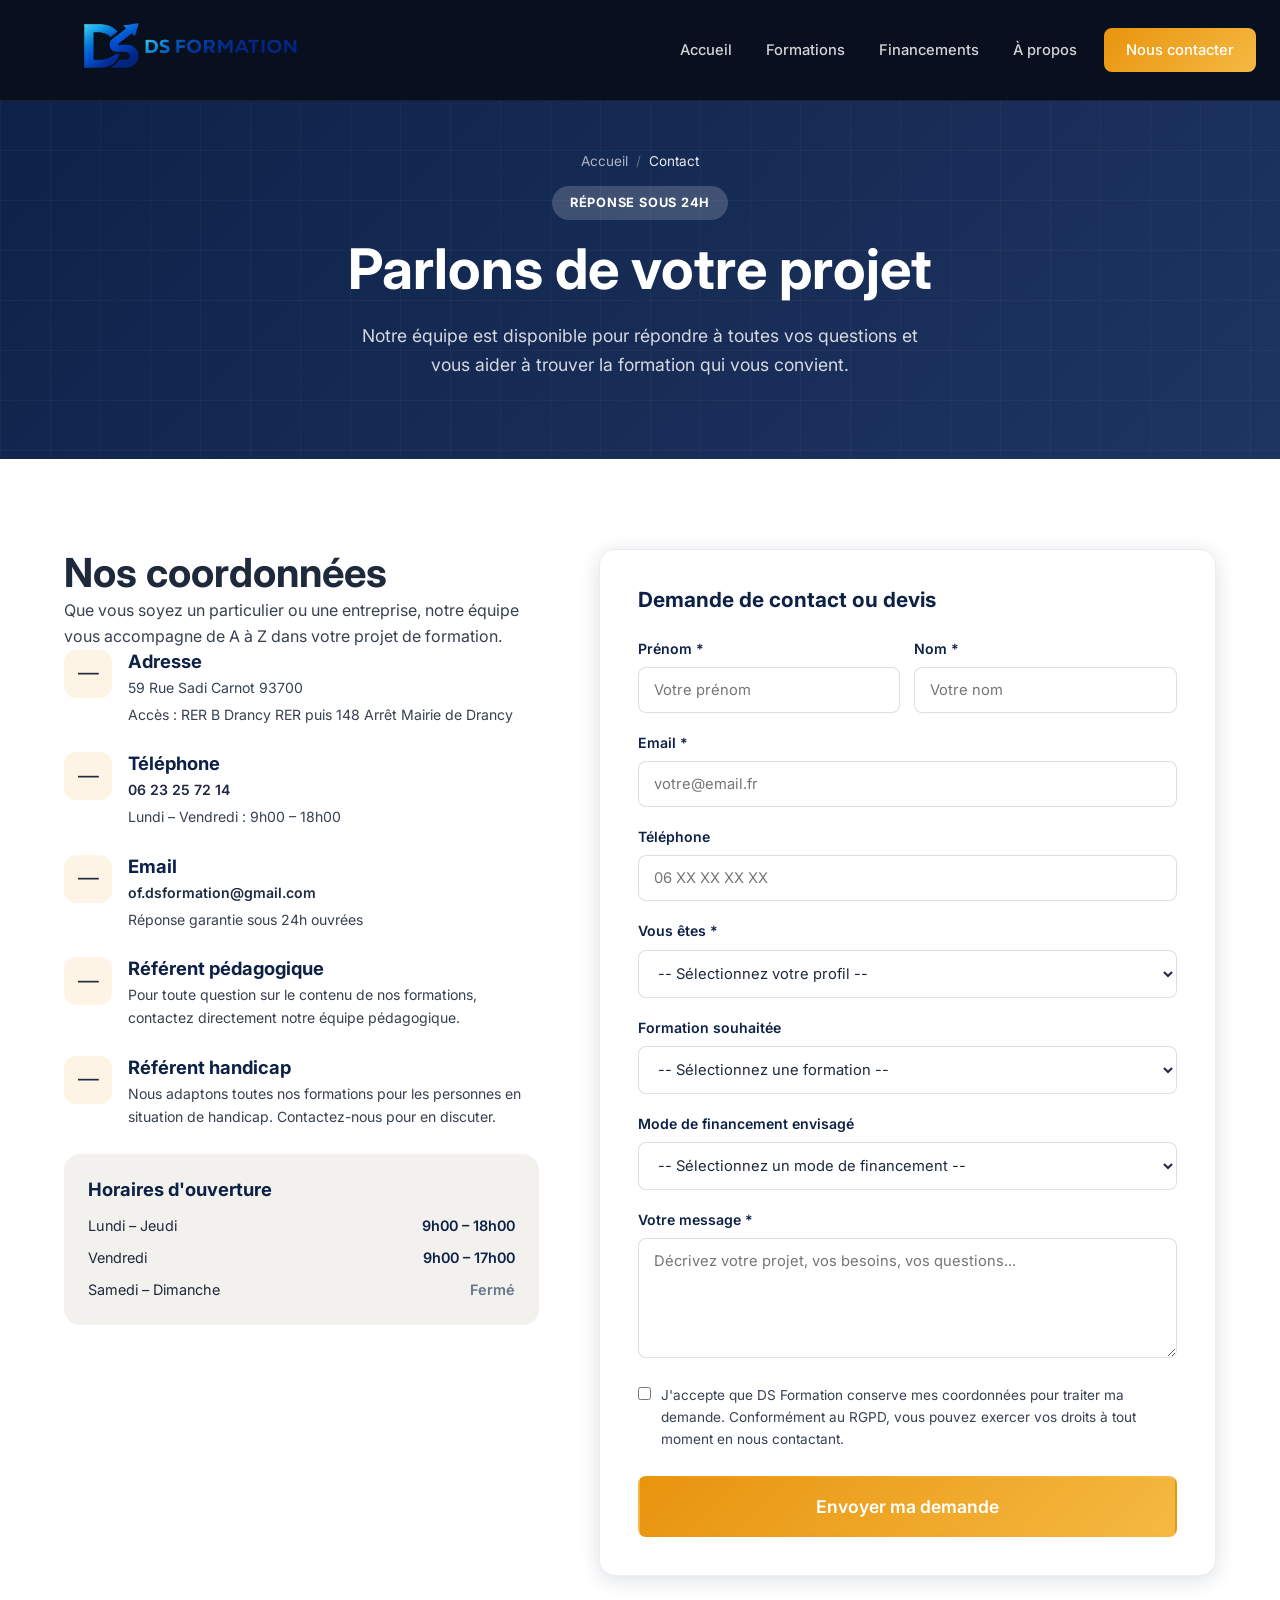
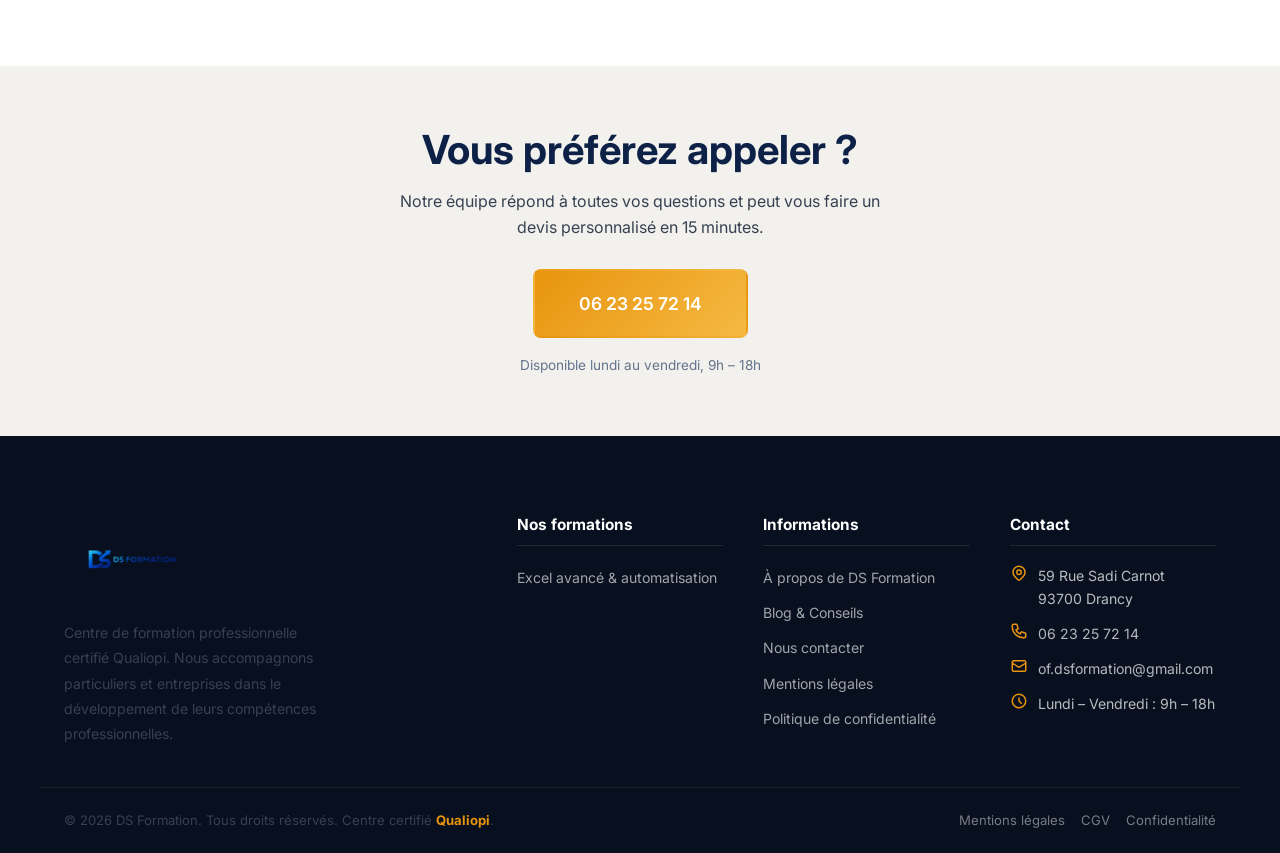
<file: contact.html>
<!DOCTYPE html>
<html lang="fr">
<head>
  <meta charset="UTF-8">
  <meta name="viewport" content="width=device-width, initial-scale=1.0">
  <title>Contact — DS Formation</title>
  <meta name="description" content="Contactez DS Formation pour un devis gratuit, une question sur nos formations ou un renseignement sur les financements CPF et OPCO. Réponse sous 24h.">
  <link rel="canonical" href="https://dsformation.fr/contact.html">
  <meta property="og:type" content="website">
  <meta property="og:site_name" content="DS Formation">
  <meta property="og:title" content="Nous contacter — DS Formation">
  <meta property="og:description" content="Demandez un devis gratuit ou posez vos questions sur nos formations et financements CPF/OPCO. Réponse sous 24h.">
  <meta property="og:url" content="https://dsformation.fr/contact.html">
  <meta property="og:image" content="https://images.unsplash.com/photo-1524178232363-1fb2b075b655?w=1200&q=80">
  <meta name="twitter:card" content="summary_large_image">
  <link rel="preconnect" href="https://fonts.googleapis.com">
  <link rel="preconnect" href="https://fonts.gstatic.com" crossorigin>
  <link href="https://fonts.googleapis.com/css2?family=Inter:wght@400;500;600;700;800&display=swap" rel="stylesheet">
  <link rel="icon" href="favicon.svg" type="image/svg+xml">
  <link rel="stylesheet" href="css/style.css">
</head>
<body>

<div id="site-header"></div>

<!-- PAGE HERO -->
<section class="page-hero">
  <div class="page-hero-inner">
    <nav class="breadcrumb">
      <a href="index.html">Accueil</a>
      <span class="sep">/</span>
      <span class="cur">Contact</span>
    </nav>
    <div class="badge badge-white">Réponse sous 24h</div>
    <h1>Parlons de votre projet</h1>
    <p>Notre équipe est disponible pour répondre à toutes vos questions et vous aider à trouver la formation qui vous convient.</p>
  </div>
</section>

<!-- CONTACT MAIN -->
<section class="section">
  <div class="container">
    <div class="contact-grid">

      <!-- INFO -->
      <div>
        <h2>Nos coordonnées</h2>
        <p>Que vous soyez un particulier ou une entreprise, notre équipe vous accompagne de A à Z dans votre projet de formation.</p>

        <div class="contact-detail">
          <div class="detail-icon">—</div>
          <div>
            <h4>Adresse</h4>
            <p>59 Rue Sadi Carnot 93700</p>
            <p style="margin-top:4px">Accès : RER B Drancy RER puis 148 Arrêt Mairie de Drancy</p>
          </div>
        </div>

        <div class="contact-detail">
          <div class="detail-icon">—</div>
          <div>
            <h4>Téléphone</h4>
            <p><a href="tel:+0623257214" style="color:var(--primary-mid);font-weight:600">06 23 25 72 14</a></p>
            <p style="margin-top:4px">Lundi – Vendredi : 9h00 – 18h00</p>
          </div>
        </div>

        <div class="contact-detail">
          <div class="detail-icon">—</div>
          <div>
            <h4>Email</h4>
            <p><a href="mailto:of.dsformation@gmail.com" style="color:var(--primary-mid);font-weight:600">of.dsformation@gmail.com</a></p>
            <p style="margin-top:4px">Réponse garantie sous 24h ouvrées</p>
          </div>
        </div>

        <div class="contact-detail">
          <div class="detail-icon">—</div>
          <div>
            <h4>Référent pédagogique</h4>
            <p>Pour toute question sur le contenu de nos formations, contactez directement notre équipe pédagogique.</p>
          </div>
        </div>

        <div class="contact-detail">
          <div class="detail-icon">—</div>
          <div>
            <h4>Référent handicap</h4>
            <p>Nous adaptons toutes nos formations pour les personnes en situation de handicap. Contactez-nous pour en discuter.</p>
          </div>
        </div>

        <!-- HORAIRES -->
        <div style="background:var(--gray-light);border-radius:var(--radius-lg);padding:24px;margin-top:10px">
          <h4 style="color:var(--primary);margin-bottom:14px">Horaires d'ouverture</h4>
          <div style="display:flex;flex-direction:column;gap:8px;font-size:.9rem">
            <div style="display:flex;justify-content:space-between"><span>Lundi – Jeudi</span><span style="font-weight:600;color:var(--primary)">9h00 – 18h00</span></div>
            <div style="display:flex;justify-content:space-between"><span>Vendredi</span><span style="font-weight:600;color:var(--primary)">9h00 – 17h00</span></div>
            <div style="display:flex;justify-content:space-between"><span>Samedi – Dimanche</span><span style="font-weight:600;color:var(--gray)">Fermé</span></div>
          </div>
        </div>
      </div>

      <!-- FORMULAIRE -->
      <div>
        <div class="contact-form-wrapper">
          <h3>Demande de contact ou devis</h3>

          <form id="contact-form" name="contact" method="POST" data-netlify="true" netlify-honeypot="bot-field">
            <input type="hidden" name="form-name" value="contact">
            <p style="display:none"><input name="bot-field"></p>

            <div class="form-row">
              <div class="form-group">
                <label for="prenom">Prénom *</label>
                <input type="text" id="prenom" name="prenom" placeholder="Votre prénom" required>
              </div>
              <div class="form-group">
                <label for="nom">Nom *</label>
                <input type="text" id="nom" name="nom" placeholder="Votre nom" required>
              </div>
            </div>

            <div class="form-group">
              <label for="email">Email *</label>
              <input type="email" id="email" name="email" placeholder="votre@email.fr" required>
            </div>

            <div class="form-group">
              <label for="telephone">Téléphone</label>
              <input type="tel" id="telephone" name="telephone" placeholder="06 XX XX XX XX">
            </div>

            <div class="form-group">
              <label for="profil">Vous êtes *</label>
              <select id="profil" name="profil" required>
                <option value="">-- Sélectionnez votre profil --</option>
                <option value="salarie">Salarié(e)</option>
                <option value="demandeur">Demandeur d'emploi</option>
                <option value="independant">Travailleur indépendant / Auto-entrepreneur</option>
                <option value="dirigeant">Dirigeant d'entreprise</option>
                <option value="rh">Responsable RH / Formation</option>
                <option value="autre">Autre</option>
              </select>
            </div>

            <div class="form-group">
              <label for="formation">Formation souhaitée</label>
              <select id="formation" name="formation">
                <option value="">-- Sélectionnez une formation --</option>
                <option>Excel avancé &amp; automatisation</option>
                <option>Gestion d'entreprise (TPE/PME)</option>
                <option>Relation client &amp; techniques de vente</option>
                <option>Marketing digital</option>
                <option>Création de contenu (réseaux sociaux)</option>
                <option>Cybersécurité pour débutants</option>
                <option>Gestion administrative</option>
                <option>Je ne sais pas encore</option>
              </select>
            </div>

            <div class="form-group">
              <label for="financement">Mode de financement envisagé</label>
              <select id="financement" name="financement">
                <option value="">-- Sélectionnez un mode de financement --</option>
                <!--<option>CPF</option>-->
                <option>OPCO (via mon entreprise)</option>
                <option>France Travail / Pôle Emploi</option>
                <!--<option>FAF (travailleur indépendant)</option> -->
                <option>Auto-financement</option>
                <option>Je ne sais pas, j'ai besoin de conseils</option>
              </select>
            </div>

            <div class="form-group">
              <label for="message">Votre message *</label>
              <textarea id="message" name="message" placeholder="Décrivez votre projet, vos besoins, vos questions..." required></textarea>
            </div>

            <div class="form-group" style="display:flex;align-items:flex-start;gap:10px">
              <input type="checkbox" id="rgpd" name="rgpd" required style="width:auto;margin-top:3px">
              <label for="rgpd" style="font-weight:400;font-size:.85rem;color:var(--gray-dark)">J'accepte que DS Formation conserve mes coordonnées pour traiter ma demande. Conformément au RGPD, vous pouvez exercer vos droits à tout moment en nous contactant.</label>
            </div>

            <button type="submit" class="btn btn-primary btn-full btn-lg">Envoyer ma demande</button>
          </form>

          <div id="form-success" class="form-success">
            <div class="success-icon" style="font-size:2rem;font-weight:800;color:var(--success)">OK</div>
            <h3 style="color:var(--primary);margin-bottom:10px">Message envoyé !</h3>
            <p>Merci pour votre demande. Notre équipe vous contactera dans les 24 heures ouvrées pour vous accompagner dans votre projet de formation.</p>
          </div>
        </div>
      </div>
    </div>
  </div>
</section>

<!-- URGENCE / APPEL -->
<section class="section-sm bg-light">
  <div class="container" style="text-align:center">
    <h2 style="color:var(--primary);margin-bottom:14px">Vous préférez appeler ?</h2>
    <p style="max-width:500px;margin:0 auto 28px">Notre équipe répond à toutes vos questions et peut vous faire un devis personnalisé en 15 minutes.</p>
    <a href="tel:+0623257214" class="btn btn-primary btn-lg">06 23 25 72 14</a>
    <p style="margin-top:16px;font-size:.85rem;color:var(--gray)">Disponible lundi au vendredi, 9h – 18h</p>
  </div>
</section>

<div id="site-footer"></div>
<script src="js/components.js"></script>
</body>
</html>
</file>
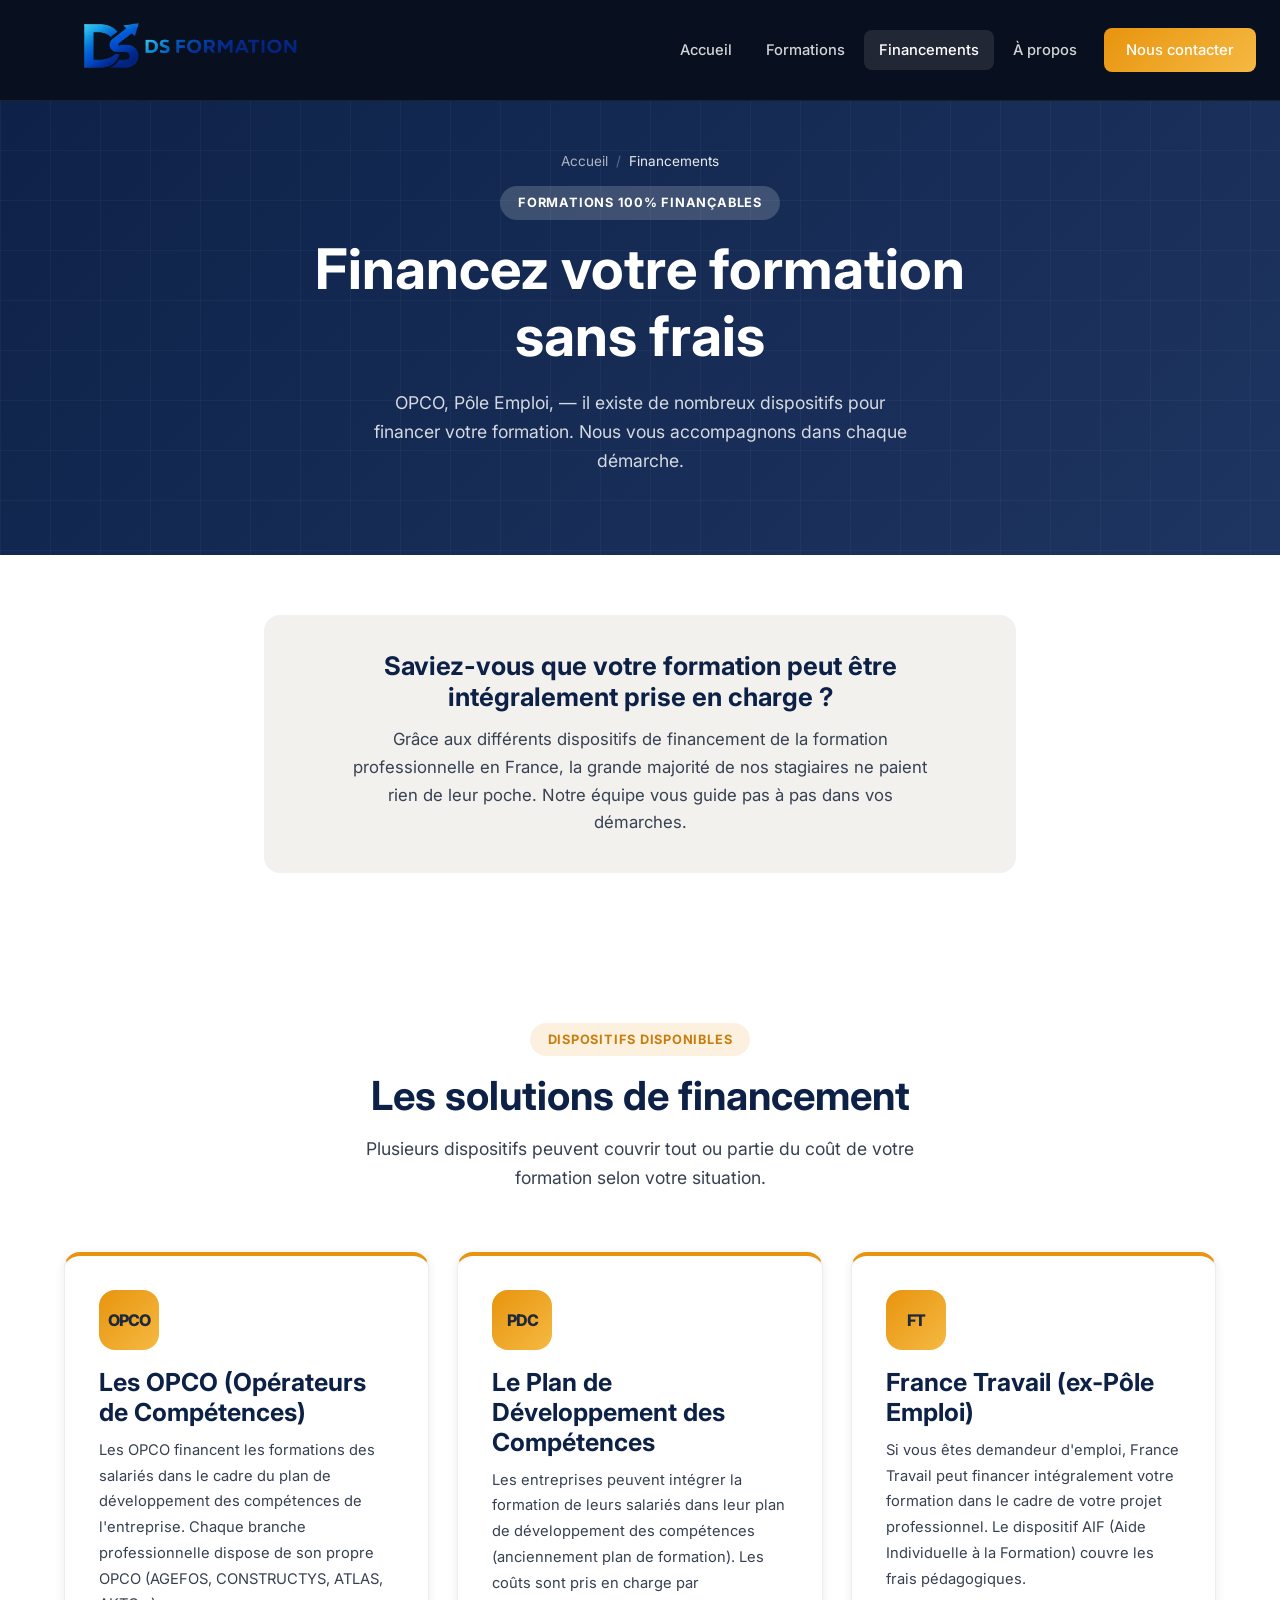
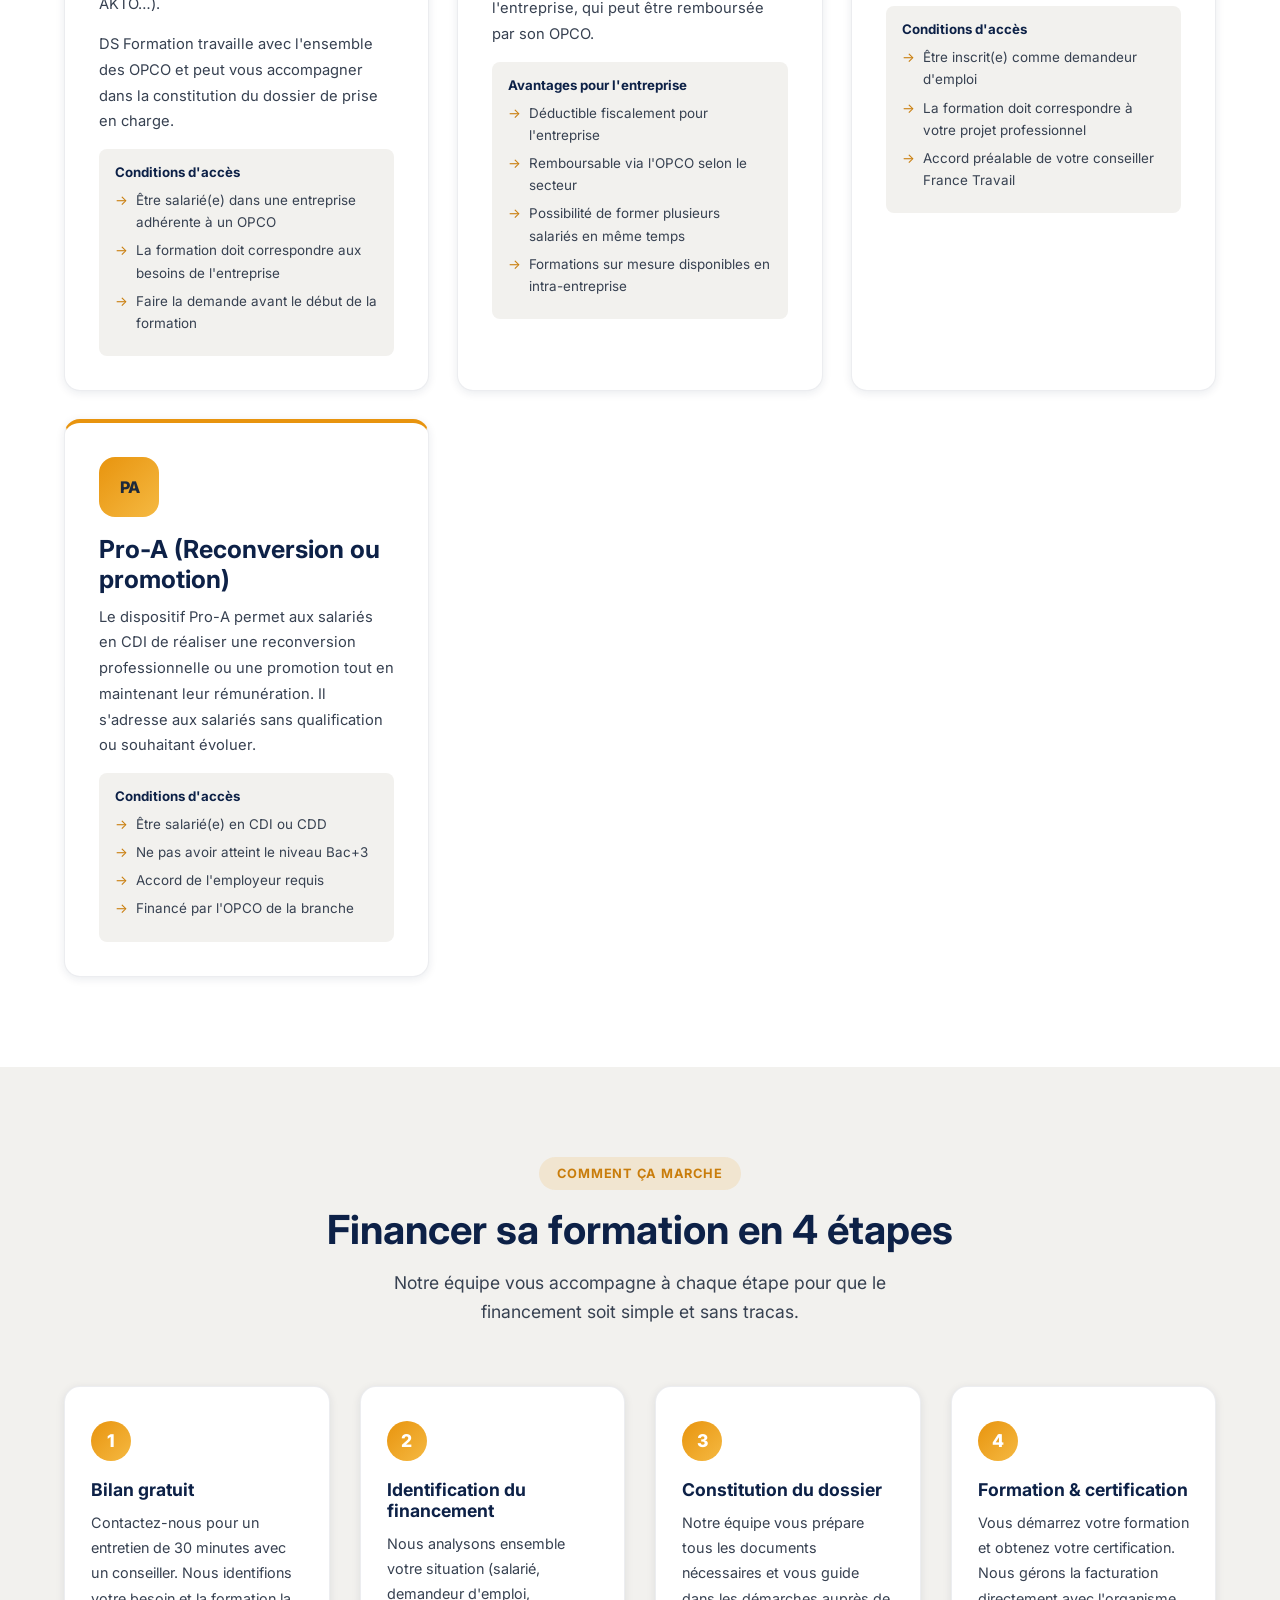
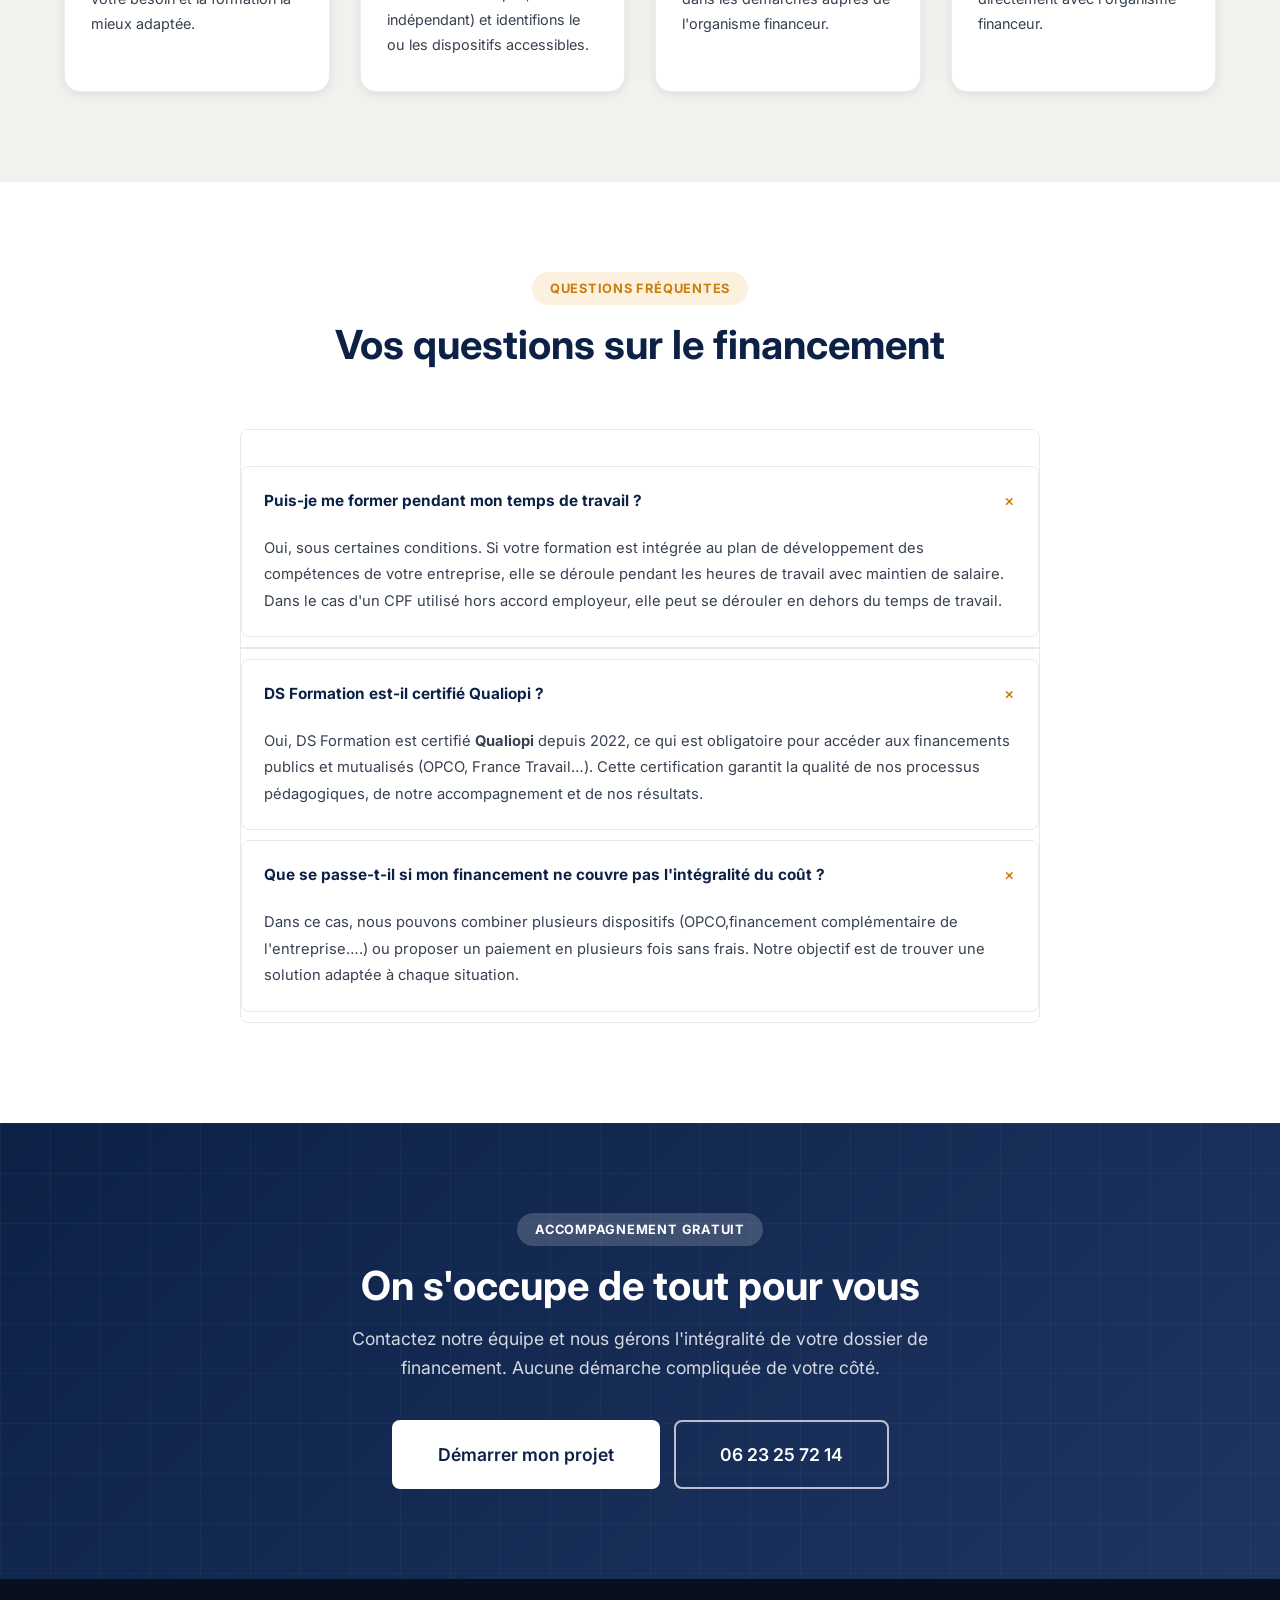
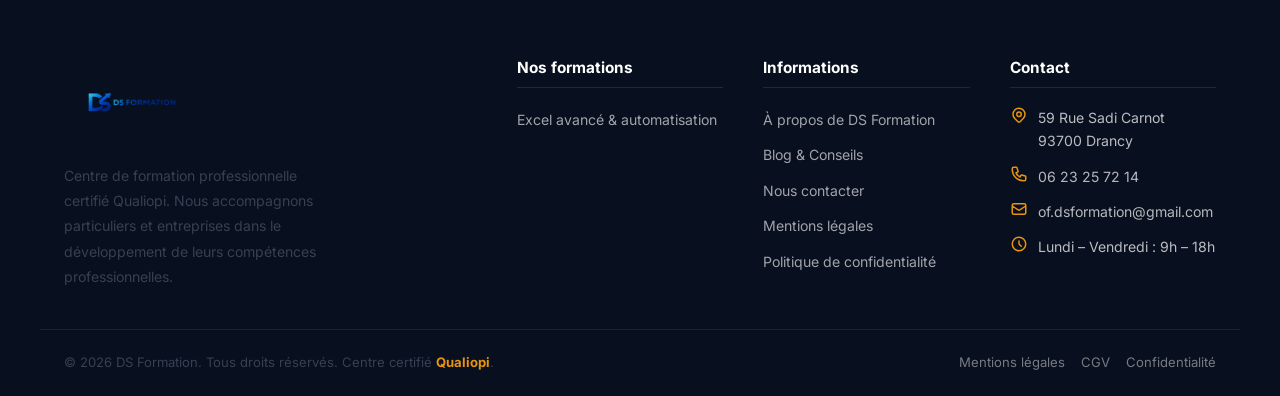
<file: financements.html>
<!DOCTYPE html>
<html lang="fr">
<head>
  <meta charset="UTF-8">
  <meta name="viewport" content="width=device-width, initial-scale=1.0">
  <title>Financements OPCO, — DS Formation</title>
  <meta name="description" content="Découvrez toutes les solutions de financement pour vos formations : CPF, OPCO, France Travail, FAF, plan de développement des compétences. Nos formations sont 100% finançables.">
  <link rel="canonical" href="https://dsformation.fr/financements.html">
  <meta property="og:type" content="website">
  <meta property="og:site_name" content="DS Formation">
  <meta property="og:title" content="Financer votre formation OPCO, Entreprise — DS Formation">
  <meta property="og:description" content="CPF, OPCO, France Travail, FAF : toutes les solutions pour financer votre formation professionnelle à 100%. DS Formation vous guide dans vos démarches.">
  <meta property="og:url" content="https://dsformation.fr/financements.html">
  <meta property="og:image" content="https://images.unsplash.com/photo-1524178232363-1fb2b075b655?w=1200&q=80">
  <meta name="twitter:card" content="summary_large_image">
  <link rel="preconnect" href="https://fonts.googleapis.com">
  <link rel="preconnect" href="https://fonts.gstatic.com" crossorigin>
  <link href="https://fonts.googleapis.com/css2?family=Inter:wght@400;500;600;700;800&display=swap" rel="stylesheet">
  <link rel="icon" href="favicon.svg" type="image/svg+xml">
  <link rel="stylesheet" href="css/style.css">
</head>
<body>

<div id="site-header"></div>

<!-- PAGE HERO -->
<section class="page-hero">
  <div class="page-hero-inner">
    <nav class="breadcrumb">
      <a href="index.html">Accueil</a>
      <span class="sep">/</span>
      <span class="cur">Financements</span>
    </nav>
    <div class="badge badge-white">Formations 100% finançables</div>
    <h1>Financez votre formation sans frais</h1>
    <p> OPCO, Pôle Emploi, — il existe de nombreux dispositifs pour financer votre formation. Nous vous accompagnons dans chaque démarche.</p>
  </div>
</section>

<!-- INTRO -->
<section class="section-sm">
  <div class="container" style="max-width:800px">
    <div style="background:var(--gray-light);border-radius:var(--radius-lg);padding:36px;text-align:center">
      
      <h2 style="color:var(--primary);margin-bottom:14px;font-size:1.6rem">Saviez-vous que votre formation peut être intégralement prise en charge ?</h2>
      <p style="font-size:1.05rem;max-width:600px;margin:0 auto">
        Grâce aux différents dispositifs de financement de la formation professionnelle en France, la grande majorité de nos stagiaires ne paient rien de leur poche. Notre équipe vous guide pas à pas dans vos démarches.
      </p>
    </div>
  </div>
</section>

<!-- OPTIONS DE FINANCEMENT -->
<section class="section">
  <div class="container">
    <div class="section-header">
      <div class="badge">Dispositifs disponibles</div>
      <h2>Les solutions de financement</h2>
      <p>Plusieurs dispositifs peuvent couvrir tout ou partie du coût de votre formation selon votre situation.</p>
    </div>
    <div class="financing-options">
 <!--1-->

      <div class="financing-card">
        <div class="financing-card-icon" style="font-size:1rem;font-weight:800;letter-spacing:-1px">OPCO</div>
        <h3>Les OPCO (Opérateurs de Compétences)</h3>
        <p>Les OPCO financent les formations des salariés dans le cadre du plan de développement des compétences de l'entreprise. Chaque branche professionnelle dispose de son propre OPCO (AGEFOS, CONSTRUCTYS, ATLAS, AKTO…).</p>
        <p>DS Formation travaille avec l'ensemble des OPCO et peut vous accompagner dans la constitution du dossier de prise en charge.</p>
        <div class="conditions">
          <h5>Conditions d'accès</h5>
          <ul>
            <li>Être salarié(e) dans une entreprise adhérente à un OPCO</li>
            <li>La formation doit correspondre aux besoins de l'entreprise</li>
            <li>Faire la demande avant le début de la formation</li>
          </ul>
        </div>
      </div>

      <div class="financing-card">
        <div class="financing-card-icon" style="font-size:1rem;font-weight:800;letter-spacing:-1px">PDC</div>
        <h3>Le Plan de Développement des Compétences</h3>
        <p>Les entreprises peuvent intégrer la formation de leurs salariés dans leur plan de développement des compétences (anciennement plan de formation). Les coûts sont pris en charge par l'entreprise, qui peut être remboursée par son OPCO.</p>
        <div class="conditions">
          <h5>Avantages pour l'entreprise</h5>
          <ul>
            <li>Déductible fiscalement pour l'entreprise</li>
            <li>Remboursable via l'OPCO selon le secteur</li>
            <li>Possibilité de former plusieurs salariés en même temps</li>
            <li>Formations sur mesure disponibles en intra-entreprise</li>
          </ul>
        </div>
      </div>

      <div class="financing-card">
        <div class="financing-card-icon" style="font-size:1rem;font-weight:800;letter-spacing:-1px">FT</div>
        <h3>France Travail (ex-Pôle Emploi)</h3>
        <p>Si vous êtes demandeur d'emploi, France Travail peut financer intégralement votre formation dans le cadre de votre projet professionnel. Le dispositif AIF (Aide Individuelle à la Formation) couvre les frais pédagogiques.</p>
        <div class="conditions">
          <h5>Conditions d'accès</h5>
          <ul>
            <li>Être inscrit(e) comme demandeur d'emploi</li>
            <li>La formation doit correspondre à votre projet professionnel</li>
            <li>Accord préalable de votre conseiller France Travail</li>
          </ul>
        </div>
      </div>

      <!--2-->

      <div class="financing-card">
        <div class="financing-card-icon" style="font-size:1rem;font-weight:800;letter-spacing:-1px">PA</div>
        <h3>Pro-A (Reconversion ou promotion)</h3>
        <p>Le dispositif Pro-A permet aux salariés en CDI de réaliser une reconversion professionnelle ou une promotion tout en maintenant leur rémunération. Il s'adresse aux salariés sans qualification ou souhaitant évoluer.</p>
        <div class="conditions">
          <h5>Conditions d'accès</h5>
          <ul>
            <li>Être salarié(e) en CDI ou CDD</li>
            <li>Ne pas avoir atteint le niveau Bac+3</li>
            <li>Accord de l'employeur requis</li>
            <li>Financé par l'OPCO de la branche</li>
          </ul>
        </div>
      </div>

    </div>
  </div>
</section>

<!-- PROCESSUS -->
<section class="section bg-light">
  <div class="container">
    <div class="section-header">
      <div class="badge">Comment ça marche</div>
      <h2>Financer sa formation en 4 étapes</h2>
      <p>Notre équipe vous accompagne à chaque étape pour que le financement soit simple et sans tracas.</p>
    </div>
    <div style="display:grid;grid-template-columns:repeat(auto-fill,minmax(240px,1fr));gap:30px;counter-reset:steps">
      <div class="feature-card" style="position:relative">
        <div style="width:40px;height:40px;background:var(--gradient-a);border-radius:50%;display:flex;align-items:center;justify-content:center;color:white;font-weight:800;font-size:1.1rem;margin-bottom:18px">1</div>
        <h3>Bilan gratuit</h3>
        <p>Contactez-nous pour un entretien de 30 minutes avec un conseiller. Nous identifions votre besoin et la formation la mieux adaptée.</p>
      </div>
      <div class="feature-card">
        <div style="width:40px;height:40px;background:var(--gradient-a);border-radius:50%;display:flex;align-items:center;justify-content:center;color:white;font-weight:800;font-size:1.1rem;margin-bottom:18px">2</div>
        <h3>Identification du financement</h3>
        <p>Nous analysons ensemble votre situation (salarié, demandeur d'emploi, indépendant) et identifions le ou les dispositifs accessibles.</p>
      </div>
      <div class="feature-card">
        <div style="width:40px;height:40px;background:var(--gradient-a);border-radius:50%;display:flex;align-items:center;justify-content:center;color:white;font-weight:800;font-size:1.1rem;margin-bottom:18px">3</div>
        <h3>Constitution du dossier</h3>
        <p>Notre équipe vous prépare tous les documents nécessaires et vous guide dans les démarches auprès de l'organisme financeur.</p>
      </div>
      <div class="feature-card">
        <div style="width:40px;height:40px;background:var(--gradient-a);border-radius:50%;display:flex;align-items:center;justify-content:center;color:white;font-weight:800;font-size:1.1rem;margin-bottom:18px">4</div>
        <h3>Formation &amp; certification</h3>
        <p>Vous démarrez votre formation et obtenez votre certification. Nous gérons la facturation directement avec l'organisme financeur.</p>
      </div>
    </div>
  </div>
</section>

<!-- FAQ -->
<section class="section">
  <div class="container">
    <div class="section-header">
      <div class="badge">Questions fréquentes</div>
      <h2>Vos questions sur le financement</h2>
    </div>
    <div class="faq-list">
      <div class="accordion-item open">
        <div class="accordion-header">

          <!--- 3-->
      </div>
      <div class="accordion-item">
        <div class="accordion-header">
          <h4>Puis-je me former pendant mon temps de travail ?</h4>
          <span class="accordion-icon">+</span>
        </div>
        <div class="accordion-body">
          <div class="accordion-body-inner">
            Oui, sous certaines conditions. Si votre formation est intégrée au plan de développement des compétences de votre entreprise, elle se déroule pendant les heures de travail avec maintien de salaire. Dans le cas d'un CPF utilisé hors accord employeur, elle peut se dérouler en dehors du temps de travail.
          </div>
        </div>
      </div>
      <div class="accordion-item">

        <!--4-->
      </div>
      <div class="accordion-item">
        <div class="accordion-header">
          <h4>DS Formation est-il certifié Qualiopi ?</h4>
          <span class="accordion-icon">+</span>
        </div>
        <div class="accordion-body">
          <div class="accordion-body-inner">
            Oui, DS Formation est certifié <strong>Qualiopi</strong> depuis 2022, ce qui est obligatoire pour accéder aux financements publics et mutualisés (OPCO, France Travail…). Cette certification garantit la qualité de nos processus pédagogiques, de notre accompagnement et de nos résultats.
          </div>
        </div>
      </div>
      <div class="accordion-item">
        <div class="accordion-header">
          <h4>Que se passe-t-il si mon financement ne couvre pas l'intégralité du coût ?</h4>
          <span class="accordion-icon">+</span>
        </div>
        <div class="accordion-body">
          <div class="accordion-body-inner">
            Dans ce cas, nous pouvons combiner plusieurs dispositifs (OPCO,financement complémentaire de l'entreprise….) ou proposer un paiement en plusieurs fois sans frais. Notre objectif est de trouver une solution adaptée à chaque situation.
          </div>
        </div>
      </div>
    </div>
  </div>
</section>

<!-- CTA -->
<section class="cta-banner">
  <div class="cta-banner-inner">
    <div class="badge badge-white">Accompagnement gratuit</div>
    <h2>On s'occupe de tout pour vous</h2>
    <p>Contactez notre équipe et nous gérons l'intégralité de votre dossier de financement. Aucune démarche compliquée de votre côté.</p>
    <div class="cta-actions">
      <a href="contact.html" class="btn btn-white btn-lg">Démarrer mon projet</a>
      <a href="tel:+0623257214" class="btn btn-outline btn-lg">06 23 25 72 14</a>
    </div>
  </div>
</section>

<div id="site-footer"></div>
<script src="js/components.js"></script>
</body>
</html>
</file>
<file: css/style.css>
/* ============================================
   DS FORMATION — Stylesheet v2
   Palette : Navy #0D2147 | Or/Amber #E8940E | Charcoal #1E2942
   ============================================ */

:root {
  --primary:      #0D2147;
  --primary-mid:  #1E2942;
  --accent:       #E8940E;
  --accent-dark:  #C97D0C;
  --accent-light: #FBD38D;
  --dark:         #080F1E;
  --white:        #FFFFFF;
  --off-white:    #FAFAF8;
  --gray-light:   #F2F1EE;
  --gray:         #64748B;
  --gray-dark:    #374151;
  --text:         #1E293B;
  --success:      #22C55E;
  --gradient-p:   linear-gradient(135deg, #0D2147 0%, #1E3561 100%);
  --gradient-a:   linear-gradient(135deg, #E8940E 0%, #F5B942 100%);
  --gradient-card:linear-gradient(160deg, #1E2942 0%, #0D1B38 100%);
  --shadow-sm:    0 2px 10px rgba(13,33,71,.09);
  --shadow:       0 4px 20px rgba(13,33,71,.14);
  --shadow-lg:    0 8px 40px rgba(13,33,71,.22);
  --radius:       8px;
  --radius-lg:    16px;
  --tr:           color .25s ease, background-color .25s ease, border-color .25s ease, transform .25s ease, box-shadow .25s ease, opacity .25s ease;
}

*, *::before, *::after { margin:0; padding:0; box-sizing:border-box; }
html { scroll-behavior:smooth; }

/* ── SKIP TO CONTENT ─────────────────────────── */
.skip-link {
  position:absolute; top:-999px; left:24px; z-index:9999;
  background:var(--accent); color:var(--white);
  padding:10px 20px; border-radius:0 0 var(--radius) var(--radius);
  font-weight:700; font-size:.9rem;
}
.skip-link:focus { top:0; }

body {
  font-family:'Inter',-apple-system,BlinkMacSystemFont,'Segoe UI',sans-serif;
  color:var(--text); background:var(--white); line-height:1.65; overflow-x:hidden;
}

h1,h2,h3,h4,h5,h6 { font-weight:700; line-height:1.2; }
h1 { font-size:clamp(2rem,5vw,3.5rem); }
h2 { font-size:clamp(1.75rem,4vw,2.5rem); }
h3 { font-size:clamp(1.15rem,3vw,1.55rem); }
h4 { font-size:1.15rem; }
p  { color:var(--gray-dark); }
a  { text-decoration:none; color:inherit; }
img { max-width:100%; height:auto; display:block; }
ul { list-style:none; }

/* ── LAYOUT ─────────────────────────────────── */
.container { max-width:1200px; margin:0 auto; padding:0 24px; }
.section    { padding:90px 0; }
.section-sm { padding:60px 0; }

.section-header { text-align:center; margin-bottom:60px; }
.section-header h2 { color:var(--primary); margin-bottom:14px; }
.section-header p  { font-size:1.1rem; max-width:580px; margin:0 auto; }

/* ── BADGE ───────────────────────────────────── */
.badge {
  display:inline-block;
  background:rgba(232,148,14,.13);
  color:var(--accent-dark);
  padding:6px 18px; border-radius:20px;
  font-size:.8rem; font-weight:700;
  letter-spacing:.06em; text-transform:uppercase; margin-bottom:16px;
}
.badge-white { background:rgba(255,255,255,.18); color:var(--white); }
.badge-dark  { background:rgba(232,148,14,.2); color:var(--accent); }

/* ── BUTTONS ─────────────────────────────────── */
.btn {
  display:inline-flex; align-items:center; gap:8px;
  padding:14px 32px; border-radius:var(--radius);
  font-weight:600; font-size:1rem;
  cursor:pointer; transition:var(--tr); border:2px solid transparent; font-family:inherit;
}
.btn-primary { background:var(--gradient-a); color:var(--white); border-color:transparent; }
.btn-primary:hover { transform:translateY(-2px); box-shadow:0 8px 25px rgba(232,148,14,.4); }
.btn-outline { background:transparent; color:var(--white); border-color:rgba(255,255,255,.7); }
.btn-outline:hover { background:var(--white); color:var(--primary); }
.btn-outline-dark { background:transparent; color:var(--primary); border-color:var(--primary); }
.btn-outline-dark:hover { background:var(--primary); color:var(--white); }
.btn-outline-amber { background:transparent; color:var(--accent-dark); border-color:var(--accent); }
.btn-outline-amber:hover { background:var(--accent); color:var(--white); }
.btn-outline-blue { background:transparent; color:var(--primary); border-color:rgba(13,33,71,.3); }
.btn-outline-blue:hover { background:var(--primary); color:var(--white); }
.btn-dark  { background:var(--gradient-p); color:var(--white); }
.btn-dark:hover { transform:translateY(-2px); box-shadow:var(--shadow-lg); }
.btn-white { background:var(--white); color:var(--primary); }
.btn-white:hover { transform:translateY(-2px); box-shadow:var(--shadow); }
.btn-lg    { padding:18px 44px; font-size:1.1rem; }
.btn-sm    { padding:10px 22px; font-size:.875rem; }
.btn-full  { width:100%; justify-content:center; }

/* ── HEADER ──────────────────────────────────── */
.header {
  position:fixed; top:0; left:0; right:0; z-index:1000;
  background:var(--dark);
  border-bottom:1px solid rgba(255,255,255,.07);
  transition:var(--tr);
}
.header.scrolled {
  background:rgba(8,15,30,.97);
  backdrop-filter:blur(12px); box-shadow:var(--shadow);
}
.header-inner {
  display:flex; align-items:center; justify-content:space-between;
  height:100px; padding:0 24px; max-width:1300px; margin:0 auto;
}
.logo { display:flex; align-items:center; }
.logo img { height:220px; width:auto; }
.logo-text { color:var(--white); font-size:5.5rem; font-weight:800; letter-spacing:-.03em; }
.logo-text span { color:var(--accent); }

.nav { display:flex; align-items:center; gap:4px; }
.nav a {
  color:rgba(255,255,255,.82); font-weight:500;
  padding:8px 15px; border-radius:var(--radius);
  transition:var(--tr); font-size:.92rem;
}
.nav a:hover, .nav a.active { color:var(--white); background:rgba(255,255,255,.1); }
.nav .nav-cta {
  background:var(--gradient-a) !important;
  color:var(--white) !important;
  padding:10px 22px !important; margin-left:8px;
}
.nav .nav-cta:hover { transform:translateY(-1px); box-shadow:0 4px 16px rgba(232,148,14,.45); }

.hamburger { display:none; flex-direction:column; gap:5px; cursor:pointer; padding:5px; background:none; border:none; }
.hamburger span { width:26px; height:2px; background:var(--white); transition:var(--tr); border-radius:2px; display:block; }
.hamburger.active span:nth-child(1) { transform:rotate(45deg) translate(5px,5px); }
.hamburger.active span:nth-child(2) { opacity:0; }
.hamburger.active span:nth-child(3) { transform:rotate(-45deg) translate(5px,-5px); }

/* ── HERO ────────────────────────────────────── */
.hero {
  min-height:100vh; background:var(--gradient-p);
  display:flex; align-items:center;
  position:relative; overflow:hidden; padding-top:100px;
}
.hero::before {
  content:''; position:absolute; inset:0;
  background:url('https://images.unsplash.com/photo-1524178232363-1fb2b075b655?w=1920&q=80') center/cover;
  opacity:.12;
}
.hero-grid {
  position:absolute; inset:0;
  background-image:
    linear-gradient(rgba(255,255,255,.03) 1px,transparent 1px),
    linear-gradient(90deg,rgba(255,255,255,.03) 1px,transparent 1px);
  background-size:60px 60px;
}
.hero-content {
  position:relative; z-index:1;
  max-width:1200px; margin:0 auto; padding:80px 24px;
  display:grid; grid-template-columns:1fr 1fr; gap:60px; align-items:center;
}
.hero-text { color:var(--white); }
.hero-text h1 { margin-bottom:22px; }
.hero-text h1 em {
  font-style:normal;
  background:var(--gradient-a);
  -webkit-background-clip:text; -webkit-text-fill-color:transparent; background-clip:text;
}
.hero-text p { font-size:1.15rem; color:rgba(255,255,255,.8); margin-bottom:36px; max-width:500px; }
.hero-actions { display:flex; gap:14px; flex-wrap:wrap; }

.hero-stats { display:grid; grid-template-columns:repeat(3,1fr); gap:14px; margin-top:56px; }
.stat-item {
  background:rgba(255,255,255,.08); border:1px solid rgba(255,255,255,.12);
  border-radius:var(--radius-lg); padding:22px 16px; text-align:center;
  backdrop-filter:blur(10px);
}
.stat-item .number { font-size:2.2rem; font-weight:800; color:var(--white); display:block; }
.stat-item .label  { color:rgba(255,255,255,.7); font-size:.82rem; margin-top:4px; }

.hero-visual { display:flex; flex-direction:column; gap:14px; }
.hero-card {
  background:rgba(255,255,255,.09); border:1px solid rgba(255,255,255,.14);
  border-radius:var(--radius-lg); padding:22px 24px;
  backdrop-filter:blur(10px); color:var(--white);
}
.hero-card h4 { margin-bottom:6px; font-size:.95rem; }
.hero-card p  { color:rgba(255,255,255,.7); font-size:.85rem; }
.card-icon {
  width:40px; height:40px; border-radius:10px;
  background:var(--gradient-a);
  display:flex; align-items:center; justify-content:center;
  font-size:1.2rem; margin-bottom:10px;
}

/* ── PAGE HERO ──────────────────────────────── */
.page-hero {
  background:var(--gradient-p); padding:150px 0 80px;
  position:relative; overflow:hidden;
}
.page-hero::before {
  content:''; position:absolute; inset:0;
  background-image:
    linear-gradient(rgba(255,255,255,.03) 1px,transparent 1px),
    linear-gradient(90deg,rgba(255,255,255,.03) 1px,transparent 1px);
  background-size:50px 50px;
}
.page-hero.has-bg::before {
  background-size:cover; background-position:center; opacity:.18;
}
.page-hero-inner {
  position:relative; z-index:1; max-width:800px; margin:0 auto;
  padding:0 24px; text-align:center; color:var(--white);
}
.page-hero-inner h1 { margin-bottom:18px; }
.page-hero-inner p  { color:rgba(255,255,255,.82); font-size:1.1rem; max-width:560px; margin:0 auto; }

.breadcrumb {
  display:flex; align-items:center; justify-content:center;
  gap:8px; font-size:.85rem; margin-bottom:14px;
}
.breadcrumb a       { color:rgba(255,255,255,.65); }
.breadcrumb a:hover { color:var(--white); }
.breadcrumb .sep    { color:rgba(255,255,255,.3); }
.breadcrumb .cur    { color:rgba(255,255,255,.9); }

/* ── FORMATIONS GRID ─────────────────────────── */
.formations-grid { display:grid; grid-template-columns:repeat(auto-fill,minmax(340px,1fr)); gap:28px; }

.formation-card {
  background:var(--white); border:1px solid rgba(13,33,71,.08);
  border-radius:var(--radius-lg); overflow:hidden;
  transition:var(--tr); box-shadow:var(--shadow-sm);
}
.formation-card:hover { transform:translateY(-6px); box-shadow:var(--shadow-lg); }

.formation-card-header {
  padding:0; position:relative; overflow:hidden; height:180px;
  background:var(--gradient-card);
}
.formation-card-header img {
  width:100%; height:100%; object-fit:cover;
  transition:transform .4s ease;
  opacity:.55;
}
.formation-card:hover .formation-card-header img { transform:scale(1.06); }
.formation-card-header-overlay {
  position:absolute; inset:0; padding:22px 24px;
  display:flex; flex-direction:column; justify-content:flex-end;
  background:linear-gradient(to top, rgba(13,27,67,.92) 0%, rgba(13,27,67,.4) 60%, transparent 100%);
}
.formation-icon {
  width:44px; height:44px; background:var(--gradient-a);
  border-radius:11px; display:flex; align-items:center;
  justify-content:center; font-size:1.3rem; margin-bottom:10px;
  flex-shrink:0;
}
.formation-card-header h3 { color:var(--white); font-size:1.05rem; margin-bottom:8px; }
.formation-meta { display:flex; gap:8px; flex-wrap:wrap; }
.meta-tag {
  background:rgba(255,255,255,.16); color:rgba(255,255,255,.92);
  padding:3px 10px; border-radius:20px; font-size:.76rem; font-weight:500;
}

.formation-card-body { padding:22px 26px; }
.formation-card-body p { margin-bottom:18px; font-size:.92rem; line-height:1.75; }
.formation-highlights { display:flex; flex-direction:column; gap:8px; margin-bottom:22px; }
.formation-highlights li,
.highlight-item { display:flex; align-items:flex-start; gap:10px; font-size:.88rem; color:var(--gray-dark); }
.formation-highlights li::before,
.highlight-item::before { content:'✓'; color:var(--success); font-weight:700; flex-shrink:0; }

/* ── FEATURES ────────────────────────────────── */
.features-grid { display:grid; grid-template-columns:repeat(auto-fill,minmax(270px,1fr)); gap:28px; }
.feature-card {
  padding:34px 26px; border-radius:var(--radius-lg);
  border:1px solid rgba(13,33,71,.08); background:var(--white);
  transition:var(--tr); box-shadow:var(--shadow-sm);
}
.feature-card:hover { transform:translateY(-4px); box-shadow:var(--shadow); border-color:rgba(232,148,14,.25); }
.feature-icon {
  width:58px; height:58px; border-radius:var(--radius-lg);
  background:rgba(232,148,14,.1); display:flex; align-items:center;
  justify-content:center; font-size:1.7rem; margin-bottom:18px; transition:var(--tr);
}
.feature-card:hover .feature-icon { background:var(--gradient-a); }
.feature-card h3 { font-size:1.1rem; margin-bottom:10px; color:var(--primary); }
.feature-card p  { font-size:.9rem; line-height:1.75; }

/* ── NUMBERS ─────────────────────────────────── */
.numbers-section { background:var(--gradient-p); padding:80px 0; }
.numbers-grid { display:grid; grid-template-columns:repeat(4,1fr); gap:30px; }
.number-item { text-align:center; }
.number-item .big  { font-size:3.2rem; font-weight:800; color:var(--accent); line-height:1; margin-bottom:8px; }
.number-item .desc { color:rgba(255,255,255,.75); font-size:.9rem; }

/* ── TESTIMONIALS ───────────────────────────── */
.testimonials-grid { display:grid; grid-template-columns:repeat(auto-fill,minmax(310px,1fr)); gap:28px; }
.testimonial-card {
  background:var(--white); border:1px solid rgba(13,33,71,.08);
  border-radius:var(--radius-lg); padding:30px;
  box-shadow:var(--shadow-sm); position:relative;
}
.testimonial-card::before {
  content:'"'; position:absolute; top:16px; right:22px;
  font-size:5rem; color:var(--gray-light); font-family:Georgia,serif; line-height:1;
}
.stars { color:var(--accent); font-size:1rem; margin-bottom:14px; letter-spacing:2px; }
.testimonial-card > p { font-size:.9rem; line-height:1.8; margin-bottom:22px; font-style:italic; }
.testimonial-author { display:flex; align-items:center; gap:13px; }
.author-avatar {
  width:46px; height:46px; border-radius:50%;
  background:var(--gradient-a);
  display:flex; align-items:center; justify-content:center;
  color:var(--white); font-weight:700; font-size:.95rem; flex-shrink:0;
}
.author-info strong { display:block; color:var(--primary); font-size:.9rem; }
.author-info span   { color:var(--gray); font-size:.82rem; }

/* ── FINANCING STRIP ─────────────────────────── */
.financing-strip { background:var(--primary-mid); padding:60px 0; }
.financing-strip-inner {
  max-width:1200px; margin:0 auto; padding:0 24px;
  display:grid; grid-template-columns:1fr auto; gap:40px; align-items:center;
}
.financing-text h2 { color:var(--white); margin-bottom:12px; }
.financing-text p  { color:rgba(255,255,255,.8); font-size:1.05rem; max-width:520px; }
.financing-badges { display:flex; gap:10px; flex-wrap:wrap; margin-top:18px; }
.fin-badge {
  background:rgba(232,148,14,.2); color:var(--accent-light);
  padding:7px 18px; border-radius:6px;
  font-weight:700; font-size:.85rem; border:1px solid rgba(232,148,14,.35);
}

/* ── FINANCING PAGE ──────────────────────────── */
.financing-options { display:grid; grid-template-columns:repeat(auto-fill,minmax(310px,1fr)); gap:28px; }
.financing-card {
  background:var(--white); border:1px solid rgba(13,33,71,.08);
  border-radius:var(--radius-lg); padding:34px;
  box-shadow:var(--shadow-sm); transition:var(--tr);
  border-top:4px solid var(--accent);
}
.financing-card:hover { transform:translateY(-4px); box-shadow:var(--shadow); }
.financing-card-icon {
  width:60px; height:60px; border-radius:var(--radius-lg);
  background:var(--gradient-a);
  display:flex; align-items:center; justify-content:center;
  font-size:1.8rem; margin-bottom:18px;
}
.financing-card h3 { color:var(--primary); margin-bottom:10px; }
.financing-card > p { margin-bottom:14px; font-size:.92rem; line-height:1.75; }
.conditions { background:var(--gray-light); border-radius:var(--radius); padding:16px; margin-top:14px; }
.conditions h5 { color:var(--primary); margin-bottom:8px; font-size:.83rem; }
.conditions li {
  font-size:.84rem; color:var(--gray-dark);
  display:flex; align-items:flex-start; gap:8px; margin-bottom:6px;
}
.conditions li::before { content:'→'; color:var(--accent-dark); flex-shrink:0; }

/* ── CTA BANNER ──────────────────────────────── */
.cta-banner {
  background:var(--gradient-p); padding:90px 0;
  text-align:center; position:relative; overflow:hidden;
}
.cta-banner::before {
  content:''; position:absolute; inset:0;
  background-image:
    linear-gradient(rgba(255,255,255,.03) 1px,transparent 1px),
    linear-gradient(90deg,rgba(255,255,255,.03) 1px,transparent 1px);
  background-size:50px 50px;
}
.cta-banner-inner { position:relative; z-index:1; max-width:680px; margin:0 auto; padding:0 24px; }
.cta-banner h2 { color:var(--white); margin-bottom:14px; }
.cta-banner p  { color:rgba(255,255,255,.82); font-size:1.1rem; margin-bottom:38px; }
.cta-actions   { display:flex; gap:14px; justify-content:center; flex-wrap:wrap; }

/* ── CONTACT ─────────────────────────────────── */
.contact-grid { display:grid; grid-template-columns:1fr 1.3fr; gap:60px; align-items:start; }
.contact-info h2 { color:var(--primary); margin-bottom:14px; }
.contact-info > p { font-size:1.02rem; margin-bottom:38px; }
.contact-detail { display:flex; align-items:flex-start; gap:16px; margin-bottom:26px; }
.detail-icon {
  width:48px; height:48px; background:rgba(232,148,14,.1);
  border-radius:12px; display:flex; align-items:center;
  justify-content:center; font-size:1.3rem; flex-shrink:0;
}
.contact-detail h4 { color:var(--primary); margin-bottom:4px; }
.contact-detail p  { font-size:.88rem; margin:0; }

.contact-form-wrapper {
  background:var(--white); border-radius:var(--radius-lg);
  padding:38px; box-shadow:var(--shadow); border:1px solid rgba(13,33,71,.08);
}
.contact-form-wrapper h3 { color:var(--primary); margin-bottom:24px; font-size:1.3rem; }

.form-group { margin-bottom:18px; }
.form-group label { display:block; font-weight:600; color:var(--primary); margin-bottom:7px; font-size:.88rem; }
.form-group input,
.form-group select,
.form-group textarea {
  width:100%; padding:13px 15px;
  border:1.5px solid rgba(13,33,71,.14);
  border-radius:var(--radius); font-size:.92rem;
  font-family:inherit; color:var(--text); background:var(--white);
  transition:var(--tr); outline:none;
}
.form-group input:focus,
.form-group select:focus,
.form-group textarea:focus { border-color:var(--accent); box-shadow:0 0 0 3px rgba(232,148,14,.12); }
.form-group textarea { resize:vertical; min-height:120px; }
.form-row { display:grid; grid-template-columns:1fr 1fr; gap:14px; }
.form-success { display:none; text-align:center; padding:30px 0; }
.form-success.show { display:block; }
.success-icon { font-size:3rem; margin-bottom:16px; }

/* ── FORMATION DETAIL ────────────────────────── */
.formation-detail-grid { display:grid; grid-template-columns:2fr 1fr; gap:40px; align-items:start; }
.formation-content-main h2 { color:var(--primary); margin:38px 0 18px; font-size:1.4rem; }
.formation-content-main h2:first-child { margin-top:0; }
.formation-content-main p { margin-bottom:16px; font-size:.95rem; line-height:1.8; }

/* Formation hero image */
.formation-hero-img {
  width:100%; height:320px; object-fit:cover;
  border-radius:var(--radius-lg); margin-bottom:32px;
  box-shadow:var(--shadow);
}

.program-module { border:1px solid rgba(13,33,71,.1); border-radius:var(--radius); margin-bottom:12px; overflow:hidden; }
.program-module-header {
  padding:16px 20px; background:var(--gray-light);
  display:flex; justify-content:space-between; align-items:center;
  cursor:pointer; transition:var(--tr); user-select:none;
}
.program-module-header:hover { background:#ede9e0; }
.program-module-header h4 { color:var(--primary); font-size:.95rem; }
.pm-toggle { color:var(--accent-dark); font-size:1.1rem; transition:var(--tr); }
.program-module.open .pm-toggle { transform:rotate(45deg); }
.program-module-body { display:none; padding:18px 20px; }
.program-module.open .program-module-body { display:block; }
.program-module-body li { display:flex; align-items:flex-start; gap:10px; font-size:.88rem; color:var(--gray-dark); margin-bottom:8px; }
.program-module-body li::before { content:'→'; color:var(--accent-dark); flex-shrink:0; }

.formation-sidebar { position:sticky; top:96px; }
.sidebar-card {
  background:var(--white); border:1px solid rgba(13,33,71,.08);
  border-radius:var(--radius-lg); padding:28px;
  box-shadow:var(--shadow); margin-bottom:20px;
}
.sidebar-card h3 { color:var(--primary); font-size:1.1rem; margin-bottom:18px; padding-bottom:10px; border-bottom:2px solid var(--accent); }
.sidebar-info-item {
  display:flex; justify-content:space-between; align-items:flex-start;
  padding:11px 0; border-bottom:1px solid rgba(13,33,71,.06);
  font-size:.88rem; gap:8px;
}
.sidebar-info-item:last-child { border-bottom:none; }
.sidebar-info-item .key { color:var(--gray); flex-shrink:0; }
.sidebar-info-item .val { color:var(--primary); font-weight:600; text-align:right; }

.objectives-list { display:flex; flex-direction:column; gap:9px; }
.objectives-list li { display:flex; align-items:flex-start; gap:9px; font-size:.88rem; color:var(--gray-dark); }
.objectives-list li::before { content:'✓'; color:var(--success); font-weight:700; flex-shrink:0; }

/* ── ABOUT ───────────────────────────────────── */
.team-grid { display:grid; grid-template-columns:repeat(auto-fill,minmax(250px,1fr)); gap:28px; }
.team-card {
  background:var(--white); border-radius:var(--radius-lg); overflow:hidden;
  box-shadow:var(--shadow-sm); border:1px solid rgba(13,33,71,.08);
  text-align:center; transition:var(--tr);
}
.team-card:hover { transform:translateY(-4px); box-shadow:var(--shadow); }
.team-card-img { height:180px; overflow:hidden; }
.team-card-img img { width:100%; height:100%; object-fit:cover; transition:var(--tr); }
.team-card:hover .team-card-img img { transform:scale(1.05); }
.team-card-body { padding:22px; }
.team-card-body h4 { color:var(--primary); margin-bottom:4px; }
.team-card-body .role { color:var(--accent-dark); font-size:.82rem; font-weight:600; margin-bottom:10px; }
.team-card-body p { font-size:.84rem; line-height:1.75; }

.values-grid { display:grid; grid-template-columns:repeat(auto-fill,minmax(210px,1fr)); gap:22px; }
.value-card {
  text-align:center; padding:38px 22px;
  border-radius:var(--radius-lg); background:var(--white);
  box-shadow:var(--shadow-sm); border:1px solid rgba(13,33,71,.08); transition:var(--tr);
}
.value-card:hover { transform:translateY(-4px); box-shadow:var(--shadow); }
.value-icon { font-size:2.4rem; margin-bottom:14px; }
.value-card h4 { color:var(--primary); margin-bottom:8px; }
.value-card p  { font-size:.84rem; line-height:1.75; }

/* ── BLOG ────────────────────────────────────── */
.blog-grid { display:grid; grid-template-columns:repeat(auto-fill,minmax(330px,1fr)); gap:28px; }
.blog-card {
  background:var(--white); border:1px solid rgba(13,33,71,.08);
  border-radius:var(--radius-lg); overflow:hidden;
  box-shadow:var(--shadow-sm); transition:var(--tr);
}
.blog-card:hover { transform:translateY(-4px); box-shadow:var(--shadow); }
.blog-card-img { height:190px; overflow:hidden; position:relative; }
.blog-card-img img { width:100%; height:100%; object-fit:cover; transition:var(--tr); }
.blog-card:hover .blog-card-img img { transform:scale(1.05); }
.blog-tag {
  position:absolute; bottom:12px; left:12px;
  background:var(--accent); color:var(--white);
  padding:4px 12px; border-radius:4px; font-size:.73rem; font-weight:700; text-transform:uppercase;
}
.blog-card-body { padding:22px; }
.blog-meta { display:flex; gap:14px; margin-bottom:10px; font-size:.78rem; color:var(--gray); }
.blog-card-body h3 { font-size:1.05rem; color:var(--primary); margin-bottom:10px; line-height:1.45; }
.blog-card-body > p { font-size:.88rem; line-height:1.75; margin-bottom:18px; }
.read-more { color:var(--accent-dark); font-weight:600; font-size:.88rem; display:inline-flex; align-items:center; gap:6px; transition:var(--tr); }
.read-more:hover { gap:10px; }

/* ── FAQ ─────────────────────────────────────── */
.faq-list { max-width:800px; margin:0 auto; }
.accordion-item {
  border:1px solid rgba(13,33,71,.1); border-radius:var(--radius);
  margin-bottom:10px; overflow:hidden;
}
.accordion-header {
  display:flex; justify-content:space-between; align-items:center;
  padding:18px 22px; cursor:pointer; transition:var(--tr); background:var(--white); user-select:none;
}
.accordion-header:hover { background:var(--gray-light); }
.accordion-header h4 { color:var(--primary); font-size:.96rem; }
.accordion-icon { color:var(--accent-dark); font-size:1.2rem; transition:var(--tr); flex-shrink:0; }
.accordion-item.open .accordion-icon { transform:rotate(45deg); }
.accordion-body { max-height:0; overflow:hidden; transition:max-height .35s ease; }
.accordion-item.open .accordion-body { max-height:400px; }
.accordion-body-inner { padding:0 22px 22px; color:var(--gray-dark); font-size:.92rem; line-height:1.8; }

/* ── FOOTER ──────────────────────────────────── */
.footer { background:var(--dark); color:rgba(255,255,255,.72); }
.footer-main { padding:80px 0 40px; }
.footer-grid {
  display:grid; grid-template-columns:2fr 1fr 1fr 1fr; gap:40px;
  max-width:1200px; margin:0 auto; padding:0 24px;
}
.footer-brand > p { margin-top:14px; font-size:.88rem; line-height:1.8; max-width:280px; }
.footer-col h4 { color:var(--white); font-size:.96rem; margin-bottom:18px; padding-bottom:10px; border-bottom:1px solid rgba(255,255,255,.1); }
.footer-col ul { display:flex; flex-direction:column; gap:9px; }
.footer-col ul a { color:rgba(255,255,255,.62); transition:var(--tr); font-size:.88rem; }
.footer-col ul a:hover { color:var(--accent); padding-left:4px; }
.footer-contact-item { display:flex; align-items:flex-start; gap:10px; margin-bottom:12px; font-size:.88rem; }
.footer-contact-item .icon { color:var(--accent); flex-shrink:0; margin-top:2px; }
.footer-bottom {
  border-top:1px solid rgba(255,255,255,.08); padding:22px 24px;
  max-width:1200px; margin:0 auto;
  display:flex; justify-content:space-between; align-items:center; font-size:.82rem;
}
.footer-bottom a { color:rgba(255,255,255,.45); }
.footer-bottom a:hover { color:var(--accent); }
.footer-links { display:flex; gap:16px; }

/* ── QUALIOPI BANNER ─────────────────────────── */
.qualiopi-bar {
  background:var(--primary); padding:10px 24px;
  display:flex; align-items:center; justify-content:center; gap:16px;
  font-size:.82rem; color:rgba(255,255,255,.85);
}
.qualiopi-bar strong { color:var(--accent); }
.qualiopi-bar .q-badge {
  background:var(--gradient-a); color:var(--white);
  padding:3px 12px; border-radius:4px; font-weight:800; font-size:.78rem; letter-spacing:.05em;
}

/* ── SOCIAL LINKS ────────────────────────────── */
.footer-social { display:flex; gap:10px; margin-top:16px; }
.footer-social a {
  width:36px; height:36px; border-radius:8px;
  background:rgba(255,255,255,.08); color:rgba(255,255,255,.65);
  display:flex; align-items:center; justify-content:center;
  transition:var(--tr); border:1px solid rgba(255,255,255,.1);
}
.footer-social a:hover { background:var(--accent); color:var(--white); border-color:var(--accent); }
.footer-social svg { width:16px; height:16px; }

/* ── CONTACT ICON ────────────────────────────── */
.detail-icon svg, .footer-contact-item svg { width:18px; height:18px; color:var(--accent); flex-shrink:0; }

/* ── FILTER BUTTONS ──────────────────────────── */
.filter-btn[aria-pressed="true"] { background:var(--gradient-a); color:var(--white); border-color:transparent; }

/* ── DEVIS BADGE ─────────────────────────────── */
.devis-badge {
  display:inline-flex; align-items:center; gap:8px;
  background:rgba(232,148,14,.12); border:1px solid rgba(232,148,14,.3);
  color:var(--accent-dark); padding:10px 18px; border-radius:var(--radius);
  font-weight:700; font-size:.9rem;
}

/* ── UTILS ───────────────────────────────────── */
.bg-light    { background:var(--gray-light); }
.bg-off      { background:var(--off-white); }
.text-center { text-align:center; }
.mt-32       { margin-top:32px; }

/* ── RESPONSIVE ──────────────────────────────── */
@media (max-width:1024px) {
  .hero-content { grid-template-columns:1fr; text-align:center; }
  .hero-visual  { display:none; }
  .hero-actions { justify-content:center; }
  .hero-stats   { grid-template-columns:repeat(3,1fr); }
  .numbers-grid { grid-template-columns:repeat(2,1fr); }
  .footer-grid  { grid-template-columns:1fr 1fr; }
  .formation-detail-grid { grid-template-columns:1fr; }
  .formation-sidebar { position:static; }
  .contact-grid { grid-template-columns:1fr; }
  .financing-strip-inner { grid-template-columns:1fr; text-align:center; }
  .financing-strip-inner .btn { margin:0 auto; }
}

@media (max-width:768px) {
  .section { padding:60px 0; }
  .nav {
    display:none; position:fixed; top:100px; left:0; right:0;
    background:rgba(8,15,30,.98); flex-direction:column;
    padding:16px; gap:4px; border-bottom:1px solid rgba(255,255,255,.08);
    backdrop-filter:blur(10px);
  }
  .nav.open   { display:flex; }
  .nav a      { width:100%; text-align:center; padding:12px; }
  .hamburger  { display:flex; }
  .hero-stats { grid-template-columns:1fr; }
  .form-row   { grid-template-columns:1fr; }
  .footer-grid { grid-template-columns:1fr; }
  .footer-bottom { flex-direction:column; gap:10px; text-align:center; }
  .numbers-grid { grid-template-columns:repeat(2,1fr); gap:20px; }
  .number-item .big { font-size:2.4rem; }
  .cta-actions { flex-direction:column; align-items:center; }
  .formation-hero-img { height:220px; }
}

@media (max-width:480px) {
  .formations-grid, .features-grid, .testimonials-grid,
  .blog-grid, .financing-options, .team-grid, .values-grid {
    grid-template-columns:1fr;
  }
}
</file>
